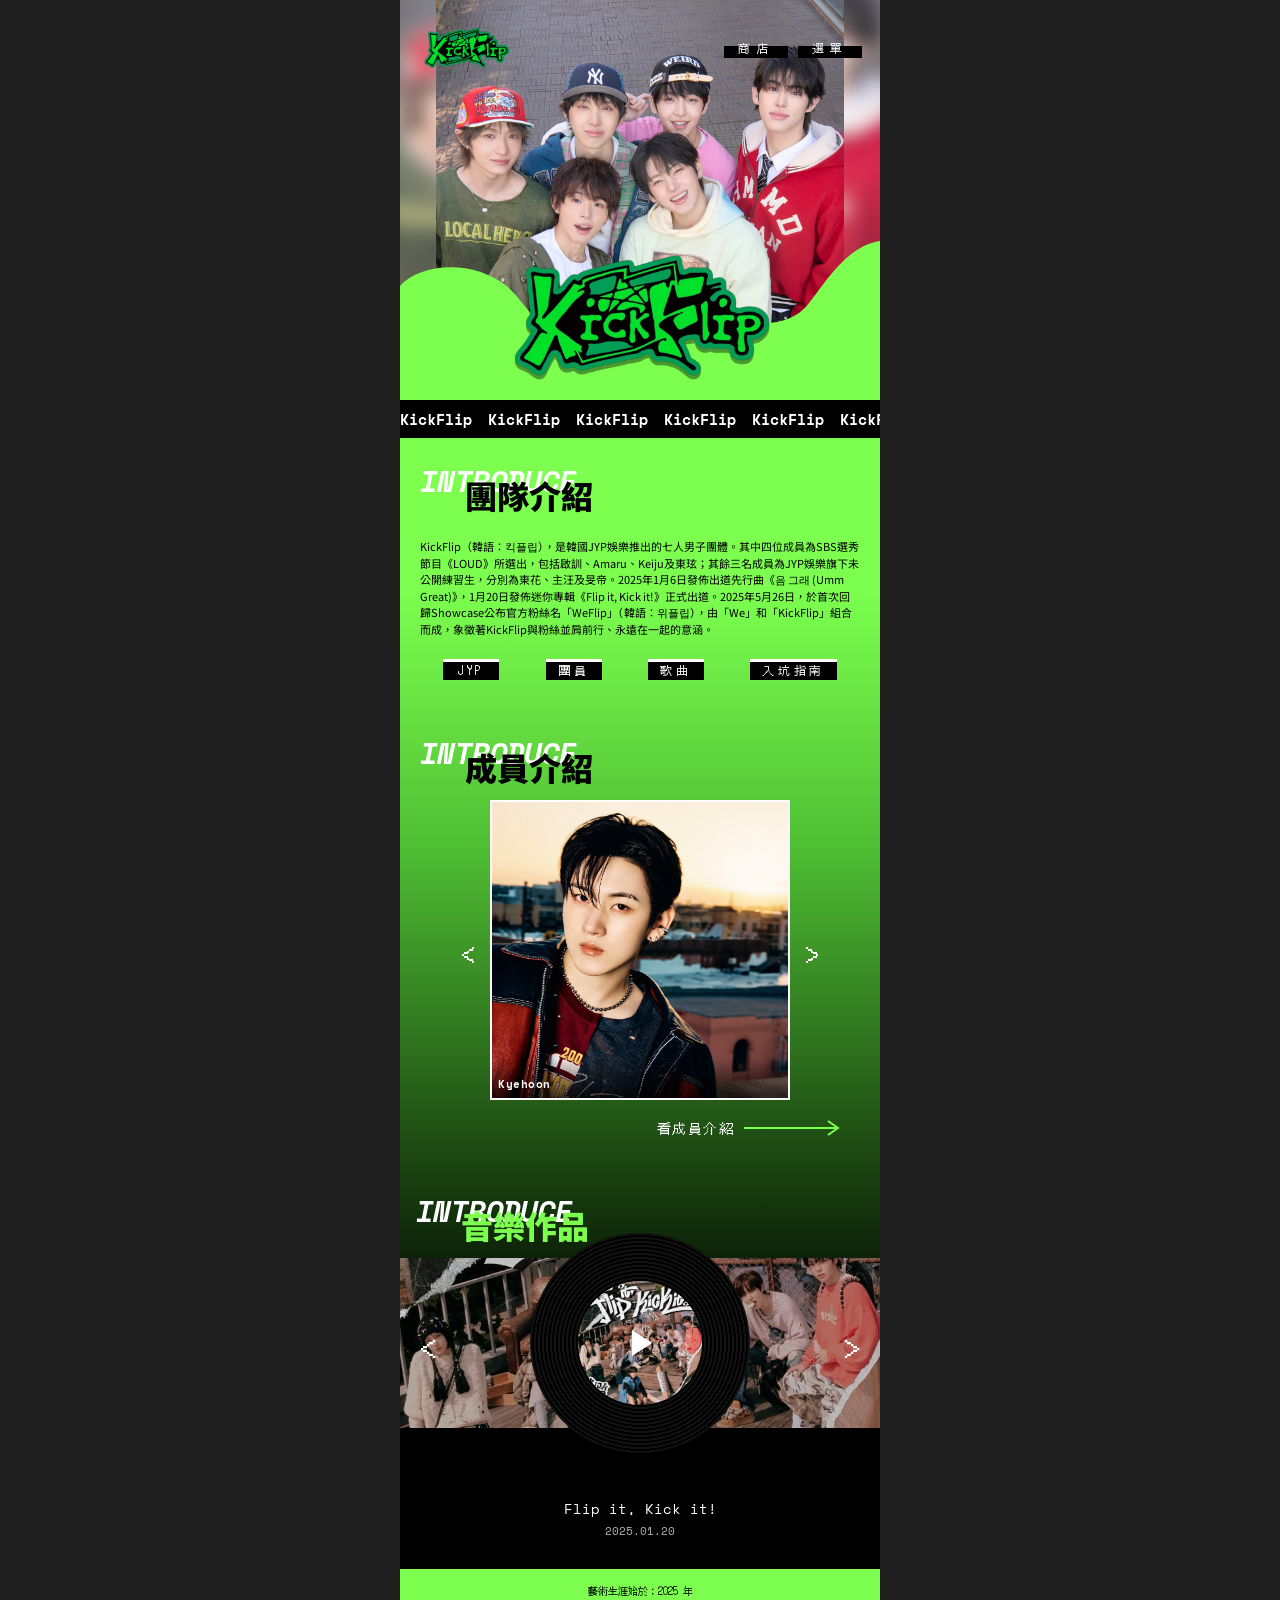
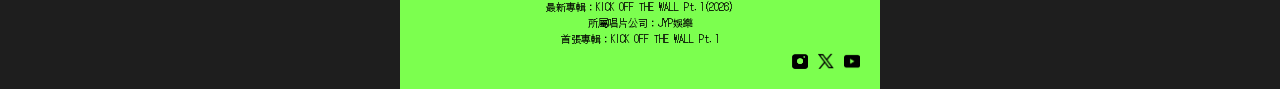
<file: index.html>
<!DOCTYPE html>
<html lang="zh-Hant">
<head>
  <meta charset="UTF-8">
  <meta name="viewport" content="width=device-width, initial-scale=1.0">
  <title>KickFlip</title>
  <link rel="preconnect" href="https://fonts.googleapis.com">
  <link rel="preconnect" href="https://fonts.gstatic.com" crossorigin>
  <link href="https://fonts.googleapis.com/css2?family=DotGothic16&family=Noto+Sans+TC:wght@400;700;900&family=Space+Mono:ital,wght@0,700;1,700&display=swap" rel="stylesheet">
  <link rel="stylesheet" href="style.css">
</head>
<body>
  <div class="page">

    <!-- ===== Header ===== -->
    <header class="header">
      <a href="index.html" class="header__logo"><img src="images/Logo.png" alt="KickFlip logo"></a>
      <nav class="header__nav">
        <a href="https://app.fans/shop/kickflip" class="btn-pixel">商店</a>
        <button class="btn-pixel" data-menu-open>選單</button>
      </nav>
    </header>

    <!-- ===== Hero ===== -->
    <section class="hero">
      <div class="hero__bg"><img src="images/hero.JPG" alt=""></div>
      <img class="hero__photo" src="images/hero.JPG" alt="KickFlip 團體照">
      <svg class="hero__blob" viewBox="0 0 360 120" preserveAspectRatio="none" aria-hidden="true">
      <path d="M0,45 C15,22 55,18 80,45 C95,62 105,95 125,95 C150,80 200,78 250,82 C280,85 295,80 305,65 C320,40 335,5 360,0 L360,120 L0,120 Z"/>
      </svg>
      <img class="hero__logo" src="images/Logo.png" alt="">
    </section>

    <!-- ===== Marquee ===== -->
    <div class="marquee"><div class="marquee__track">KickFlip</div></div>

    <!-- ===== 團隊介紹 ===== -->
    <section class="section" id="about">
      <h2 class="section-title">
        <span class="section-title__en">INTRODUCE</span>
        <span class="section-title__zh">團隊介紹</span>
      </h2>
      <p class="about__text">
        KickFlip（韓語：킥플립），是韓國JYP娛樂推出的七人男子團體。其中四位成員為SBS選秀節目《LOUD》所選出，包括啟訓、Amaru、Keiju及東玹；其餘三名成員為JYP娛樂旗下未公開練習生，分別為東花、主汪及旻帝。2025年1月6日發佈出道先行曲《음 그래 (Umm Great)》，1月20日發佈迷你專輯《Flip it, Kick it!》正式出道。2025年5月26日，於首次回歸Showcase公布官方粉絲名「WeFlip」（韓語：위플립），由「We」和「KickFlip」組合而成，象徵著KickFlip與粉絲並肩前行、永遠在一起的意涵。
      </p>
      <div class="about__links">
        <button class="btn-pixel" data-video="https://www.youtube.com/shorts/KgsZQ49J2sc">JYP</button>
        <a href="members.html" class="btn-pixel">團員</a>
        <a href="music.html" class="btn-pixel">歌曲</a>
        <a href="guide.html" class="btn-pixel">入坑指南</a>
      </div>
    </section>

    <!-- ===== 成員介紹 ===== -->
    <section class="section section--members" id="members">
      <h2 class="section-title">
        <span class="section-title__en">INTRODUCE</span>
        <span class="section-title__zh">成員介紹</span>
      </h2>

      <div class="member-slider">
        <button class="member-slider__arrow member-slider__arrow--prev" aria-label="上一位">&lt;</button>
        <div class="member-row"></div>
        <button class="member-slider__arrow member-slider__arrow--next" aria-label="下一位">&gt;</button>
      </div>

      <a href="members.html" class="arrow-link arrow-link--label">
        <span>看成員介紹</span>
        <svg viewBox="0 0 100 20"><path d="M0 10 H92 M84 3 L94 10 L84 17"/></svg>
      </a>
    </section>

    <!-- ===== 音樂作品 ===== -->
    <section class="section section--music" id="music">
      <h2 class="section-title section-title--light">
        <span class="section-title__en">INTRODUCE</span>
        <span class="section-title__zh">音樂作品</span>
      </h2>

      <div class="music">
        <img class="music__bg" src="" alt="">
        <button class="music__arrow music__arrow--prev" aria-label="上一首">&lt;</button>

        <div class="vinyl">
          <div class="vinyl__disc">
            <img class="vinyl__cover" src="" alt="專輯封面">
          </div>
          <button class="vinyl__play" aria-label="播放">
            <span class="icon-play"></span>
          </button>
        </div>

        <button class="music__arrow music__arrow--next" aria-label="下一首">&gt;</button>
      </div>
      <p class="music__title"></p>
      <audio class="music__audio"></audio>
    </section>

    <!-- ===== Footer ===== -->
    <footer class="footer" id="footer">
      <ul class="footer__info">
        <li>藝術生涯始於：2025 年</li>
        <li>最新專輯：KICK OFF THE WALL Pt.1(2026)</li>
        <li>所屬唱片公司：JYP娛樂</li>
        <li>首張專輯：KICK OFF THE WALL Pt.1</li>
      </ul>
      <div class="footer__social">
        <a href="https://www.instagram.com/kickflip_jype/" aria-label="Instagram"><img src="images/icon/ig.png" alt=""></a>
        <a href="https://x.com/kickflip_jype" aria-label="X"><img src="images/icon/x.png" alt=""></a>
        <a href="https://www.youtube.com/@kickflip_jype/videos" aria-label="YouTube"><img src="images/icon/yt.png" alt=""></a>
      </div>
    </footer>
  </div>

    <!-- ===== 其他選單 ===== -->
  <div class="menu" aria-hidden="true">
    <button class="menu__close arrow-link" data-menu-close aria-label="關閉選單">
      <svg viewBox="0 0 100 20"><path d="M0 10 H92 M84 3 L94 10 L84 17"/></svg>
    </button>
    <nav class="menu__list">
      <a href="members.html">團員</a>
      <a href="music.html">音樂作品</a>
      <a href="guide.html">入坑指南</a>
      <a href="https://kickflip.jype.com/gallery" target="_blank">美術照</a>
    </nav>
  </div>

  <!-- ===== 影片彈出視窗 ===== -->
  <div class="video-modal" aria-hidden="true">
    <div class="video-modal__box">
      <button class="video-modal__close" aria-label="關閉影片">✕</button>
      <div class="video-modal__frame"></div>
    </div>
  </div>

  <script src="script.js"></script>
</body>
</html>
</file>
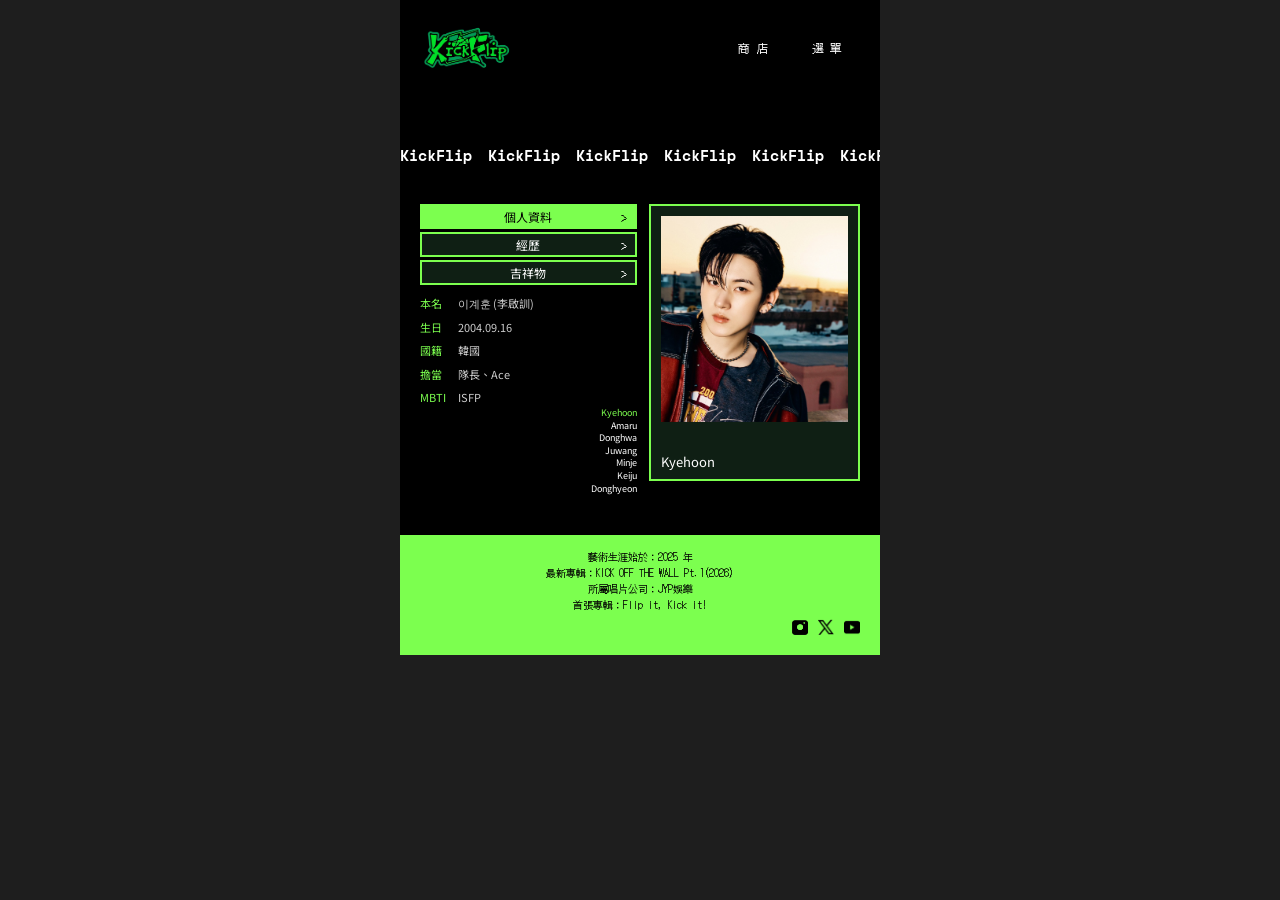
<file: members.html>
<!DOCTYPE html>
<html lang="zh-Hant">
<head>
  <meta charset="UTF-8">
  <meta name="viewport" content="width=device-width, initial-scale=1.0">
  <title>KickFlip｜成員</title>
  <link rel="preconnect" href="https://fonts.googleapis.com">
  <link rel="preconnect" href="https://fonts.gstatic.com" crossorigin>
  <link href="https://fonts.googleapis.com/css2?family=DotGothic16&family=Noto+Sans+TC:wght@400;700;900&family=Space+Mono:ital,wght@0,700;1,700&display=swap" rel="stylesheet">
  <link rel="stylesheet" href="style.css">
  <link rel="stylesheet" href="members.css">
</head>
<body class="body--dark">
  <div class="page page--dark">

    <header class="header">
      <a href="index.html" class="header__logo"><img src="images/Logo.png" alt="KickFlip logo"></a>
      <nav class="header__nav">
        <a href="https://app.fans/shop/kickflip" target="_blank" class="btn-pixel btn-pixel--ghost">商店</a>
        <button class="btn-pixel btn-pixel--ghost" data-menu-open>選單</button>
      </nav>
    </header>

    <div class="marquee marquee--dark"><div class="marquee__track">KickFlip</div></div>

    <main class="profile">
      <!-- 左側 -->
      <div class="profile__side">
        <div class="profile__tabs">
          <button class="tab is-active" data-tab="info">個人資料 <span>&gt;</span></button>
          <button class="tab" data-tab="career">經歷 <span>&gt;</span></button>
          <button class="tab" data-tab="mascot">吉祥物 <span>&gt;</span></button>
        </div>
        <div class="profile__panel"></div>
        <ul class="profile__names"></ul>
      </div>

      <!-- 右側角色卡 -->
      <div class="card">
        <img class="card__photo" src="" alt="">
        <p class="card__name"></p>
      </div>
    </main>

    <footer class="footer">
      <ul class="footer__info">
        <li>藝術生涯始於：2025 年</li>
        <li>最新專輯：KICK OFF THE WALL Pt.1(2026)</li>
        <li>所屬唱片公司：JYP娛樂</li>
        <li>首張專輯：Flip it, Kick it!</li>
      </ul>
      <div class="footer__social">
        <a href="https://www.instagram.com/kickflip_jype/" target="_blank" aria-label="Instagram"><img src="images/icon/ig.png" alt=""></a>
        <a href="https://x.com/kickflip_jype" target="_blank" aria-label="X"><img src="images/icon/x.png" alt=""></a>
        <a href="https://www.youtube.com/@kickflip_jype/videos" target="_blank" aria-label="YouTube"><img src="images/icon/yt.png" alt=""></a>
      </div>
    </footer>
  </div>

  <div class="menu" aria-hidden="true">
    <button class="menu__close arrow-link" data-menu-close aria-label="關閉選單">
      <svg viewBox="0 0 100 20"><path d="M0 10 H92 M84 3 L94 10 L84 17"/></svg>
    </button>
    <nav class="menu__list">
      <a href="members.html">團員</a>
      <a href="music.html">音樂作品</a>
      <a href="guide.html">入坑指南</a>
      <a href="https://kickflip.jype.com/gallery" target="_blank">美術照</a>
    </nav>
  </div>

  <script src="script.js"></script>
  <script src="members.js"></script>
</body>
</html>
</file>
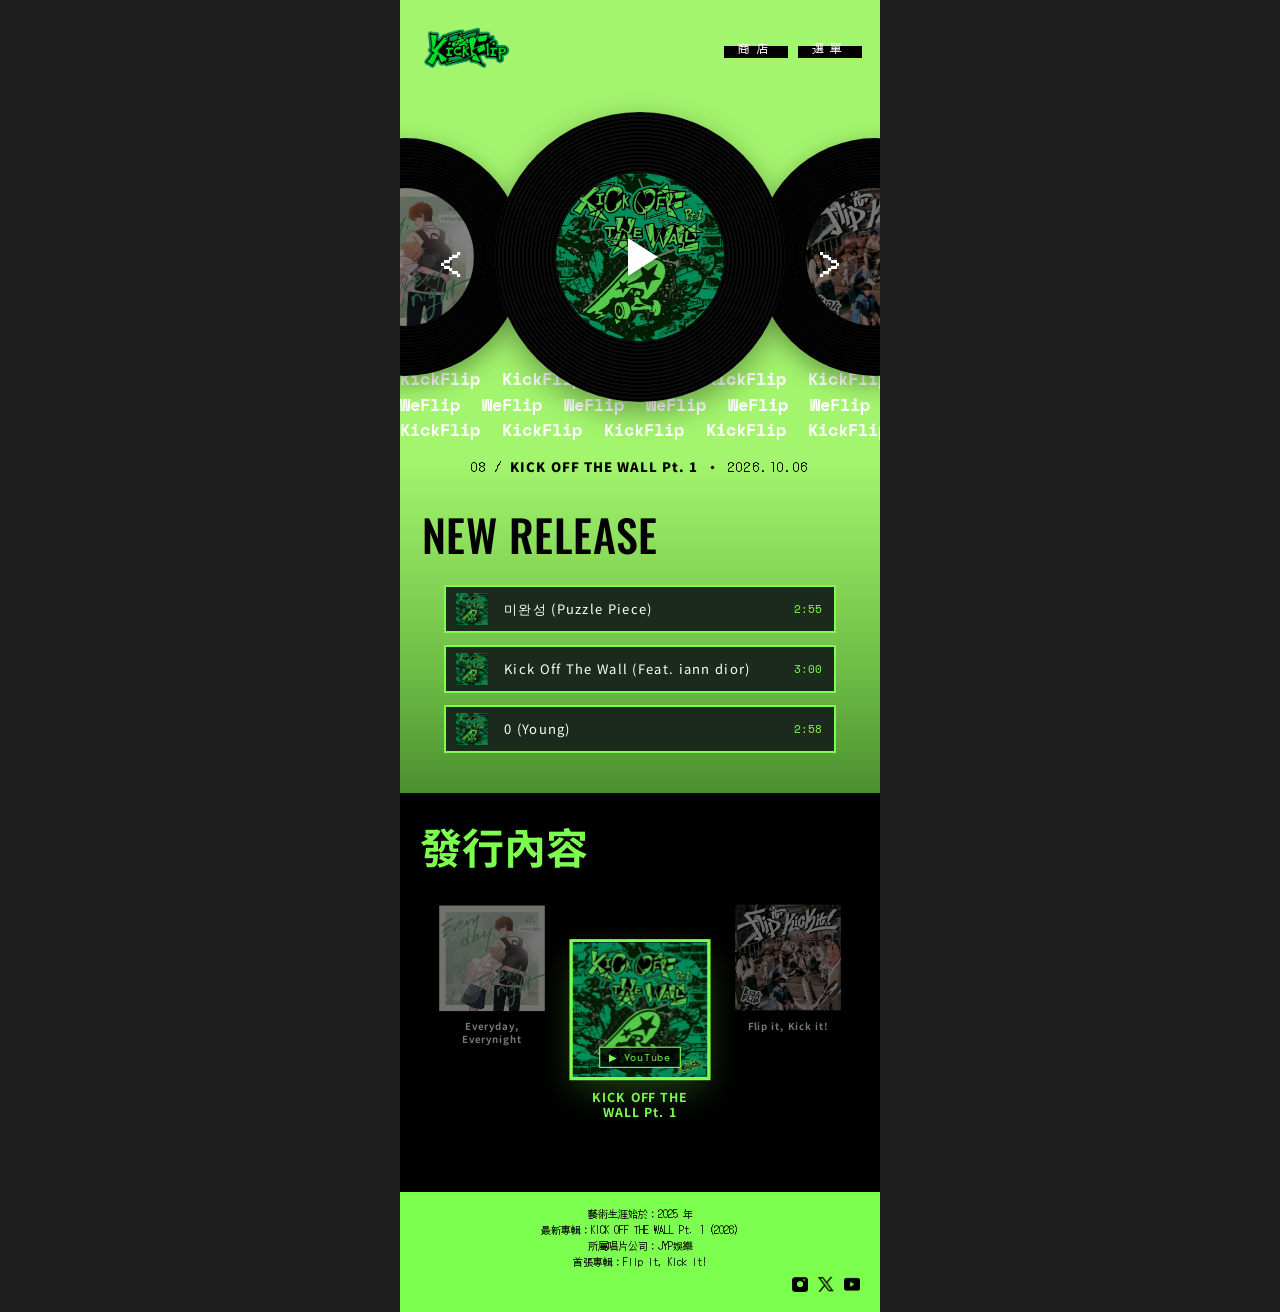
<file: music.html>
<!DOCTYPE html>
<html lang="zh-Hant">
<head>
  <meta charset="UTF-8">
  <meta name="viewport" content="width=device-width, initial-scale=1.0">
  <title>KickFlip｜音樂作品</title>
  <link rel="preconnect" href="https://fonts.googleapis.com">
  <link rel="preconnect" href="https://fonts.gstatic.com" crossorigin>
  <link href="https://fonts.googleapis.com/css2?family=DotGothic16&family=Noto+Sans+TC:wght@400;700;900&family=Oswald:wght@500&family=Space+Mono:ital,wght@0,700;1,700&display=swap" rel="stylesheet">
  <link rel="stylesheet" href="style.css">
  <link rel="stylesheet" href="music.css">
</head>
<body>
  <div class="page page--music">

    <!-- ===== 上半部：綠色區 ===== -->
    <div class="music-top">
      <header class="header">
        <a href="index.html" class="header__logo"><img src="images/Logo.png" alt="KickFlip logo"></a>
        <nav class="header__nav">
          <a href="https://kickflip.jype.com" target="_blank" class="btn-pixel">商店</a>
          <button class="btn-pixel" data-menu-open>選單</button>
        </nav>
      </header>

      <!-- 黑膠輪播：唱片由 music.js 產生 -->
      <section class="disc-stage" aria-label="專輯輪播">
        <div class="disc-track"></div>
        <button class="disc-play" aria-label="播放"><span class="disc-play__icon"></span></button>
        <button class="disc-arrow disc-arrow--prev" aria-label="上一張">&lt;</button>
        <button class="disc-arrow disc-arrow--next" aria-label="下一張">&gt;</button>
        <audio class="disc-audio"></audio>
      </section>

      <!-- 三排跑馬燈 -->
      <div class="mq-rows" aria-hidden="true">
        <div class="mq"><div class="marquee__track">KickFlip</div></div>
        <div class="mq mq--reverse"><div class="marquee__track">WeFlip</div></div>
        <div class="mq"><div class="marquee__track">KickFlip</div></div>
      </div>

      <p class="disc-caption"></p>

      <!-- NEW RELEASE -->
      <section class="new">
        <h2 class="new__title">NEW RELEASE</h2>
        <ul class="tracks"></ul>
      </section>
    </div>

    <!-- ===== 發行內容：黑色區 ===== -->
    <section class="release">
      <h2 class="release__title">發行內容</h2>
      <div class="release__row"></div>
    </section>

    <!-- ===== Footer ===== -->
    <footer class="footer">
      <ul class="footer__info">
        <li>藝術生涯始於：2025 年</li>
        <li>最新專輯：KICK OFF THE WALL Pt. 1 (2026)</li>
        <li>所屬唱片公司：JYP娛樂</li>
        <li>首張專輯：Flip it, Kick it!</li>
      </ul>
      <div class="footer__social">
        <a href="https://www.instagram.com/kickflip_jype/" target="_blank" aria-label="Instagram"><img src="images/icon/ig.png" alt=""></a>
        <a href="https://x.com/kickflip_jype" target="_blank" aria-label="X"><img src="images/icon/x.png" alt=""></a>
        <a href="https://www.youtube.com/@kickflip_jype" target="_blank" aria-label="YouTube"><img src="images/icon/yt.png" alt=""></a>
      </div>
    </footer>
  </div>

  <!-- ===== 其他選單 ===== -->
  <div class="menu" aria-hidden="true">
    <button class="menu__close arrow-link" data-menu-close aria-label="關閉選單">
      <svg viewBox="0 0 100 20"><path d="M0 10 H92 M84 3 L94 10 L84 17"/></svg>
    </button>
    <nav class="menu__list">
      <a href="members.html">團員</a>
      <a href="music.html">音樂作品</a>
      <a href="guide.html">入坑指南</a>
      <a href="https://kickflip.jype.com" target="_blank">官網・美術照</a>
    </nav>
  </div>

  <script src="script.js"></script>
  <script src="music.js"></script>
</body>
</html>
</file>
<file: style.css>
/* =========================================
   KickFlip 期中作業 — style.css
   ========================================= */

:root {
  --green: #7cff4f;
  --green-mid: #4fbf34;
  --green-dark: #1d4a12;
  --black: #000;
  --white: #fff;
  --card-bg: #0f1f14;

  --font-zh: "Noto Sans TC", sans-serif;
  --font-mono: "Space Mono", monospace;
  --font-pixel: "DotGothic16", "Noto Sans TC", sans-serif;

  --page-w: 480px;   /* 手機版寬度，桌機會置中 */
}

* { margin: 0; padding: 0; box-sizing: border-box; }
img { display: block; max-width: 100%; }
a { color: inherit; text-decoration: none; }
button { font: inherit; cursor: pointer; border: none; background: none; color: inherit; }
ul { list-style: none; }

body {
  font-family: var(--font-zh);
  background: #1e1e1e;
  color: var(--black);
}

.page {
  max-width: var(--page-w);
  margin: 0 auto;
  overflow: hidden;
  /* 綠 → 深綠 → 黑 的漸層背景 */
  background: linear-gradient(
    to bottom,
    var(--green) 0%,
    var(--green) 35%,
    var(--green-mid) 50%,
    var(--green-dark) 68%,
    var(--black) 80%
  );
}
.page--dark { background: var(--black); color: var(--white); }

/* ---------- 像素按鈕 ---------- */
.btn-pixel {
  display: inline-block;
  min-width: 56px;
  padding: 2px 12px;
  background: var(--black);
  color: var(--white);
  font-family: var(--font-pixel);
  font-size: 12px;
  letter-spacing: .3em;
  text-align: center;
  box-shadow: 0 3px 0 var(--white) inset;  /* 上方白線，類似設計稿 */
  transition: transform .15s, background .15s;
}
.btn-pixel:hover { transform: translateY(-2px); background: #222; }
.btn-pixel--ghost { background: transparent; box-shadow: none; }

/* ---------- Header ---------- */
.header {
  position: absolute;
  z-index: 10;
  width: 100%;
  max-width: var(--page-w);
  display: flex;
  justify-content: space-between;
  align-items: center;
  padding: 0 18px;
}
.page--dark .header { position: relative; }
.header__logo img { height: 96px; }
.header__nav { display: flex; gap: 10px; }

/* ---------- Hero ---------- */
.hero { position: relative; height: 360px; }

/* 背景：同一張照片，模糊 + 白霧 */
.hero__bg {
  position: absolute;
  inset: 0;
  overflow: hidden;           /* 模糊邊緣不會溢出去 */
}
.hero__bg img {
  width: 100%;
  height: 100%;
  object-fit: cover;
  filter: blur(8px);          /* 模糊程度 */
  transform: scale(1.1);
}
.hero__bg::after {
  content: "";
  position: absolute;
  inset: 0;
  background: rgba(255, 255, 255, 0.103);   /* 白霧深淺 */
}

/* 中間清楚的照片 */
.hero__photo {
  position: relative;
  z-index: 1;
  width: 85%;                 /* 中間照片寬度 */
  height: 100%;
  margin: 0 auto;
  object-fit: cover;
  object-position: center top;
}

.hero__blob {
  position: absolute;
  bottom: -1px; left: 0;
  width: 100%; height: 120px;
  fill: var(--green);
  z-index: 2;
}
.hero__logo {
  position: absolute;
  left: 50%; bottom: -100px;    /* ← 改回你之前調的數字 */
  transform: translateX(-50%);
  width: 60%;
  filter: drop-shadow(0 4px 0 rgba(0,0,0,.4));
  z-index: 3;
}

/* ---------- 跑馬燈 ---------- */
.marquee {
  overflow: hidden;
  white-space: nowrap;
  padding: 8px 0;
  margin-top: 40px;
  background: #000; 
  font-family: var(--font-mono);
  font-weight: 700;
  font-size: 15px;
  color: var(--white);
}
.marquee__track {
  display: inline-block;
  animation: marquee 12s linear infinite;
}
.marquee__track span { margin-right: 16px; }
@keyframes marquee {
  from { transform: translateX(0); }
  to   { transform: translateX(-50%); }
}

/* ---------- 段落標題 (英文斜體疊中文) ---------- */
.section { padding: 20px 20px 30px; }
.section-title {
  position: relative;
  height: 60px;
  margin-bottom: 10px;
}
.section-title__en {
  position: absolute;
  top: 0; left: 0;
  font-family: var(--font-mono);
  font-style: italic;
  font-size: 30px;
  color: var(--white);
  letter-spacing: -.02em;
}
.section-title__zh {
  position: absolute;
  top: 14px; left: 45px;
  font-size: 32px;
  font-weight: 900;
  color: var(--black);
}
.section-title--light .section-title__zh { color: var(--green); }

/* ---------- 團隊介紹 ---------- */
.about__text { font-size: 11px; line-height: 1.5; margin-top: 20px; margin-bottom: 22px; }
.about__links { display: flex; justify-content: space-around; }

/* ---------- 成員介紹 ---------- */
.member-slider {
  display: flex;
  align-items: center;
  justify-content: center;
  gap: 10px;
  padding: 0 8px;
  margin-top: 10px;
}
.member-slider__arrow {
  flex: 0 0 24px;
  font-family: var(--font-pixel);
  font-size: 28px;
  color: var(--white);
  transition: opacity .2s, transform .15s;
}
.member-slider__arrow:hover { transform: scale(1.2); }
/*.member-slider__arrow:disabled { opacity: .3; cursor: default; transform: none; }*/

.member-row {
  flex: 0 1 300px;           /* 照片框最寬 300px，手機變窄會自動縮小 */
  overflow: hidden;
}

.member-track {
  display: flex;
  gap: 12px;
}

.member-thumb {
  position: relative;
  flex: 0 0 100%;            /* 一次只顯示一張 */
  aspect-ratio: 1 / 1;       /* 正方形 */
  overflow: hidden;
  border: 2px solid var(--white);
  transition: border-color .2s;
}
.member-thumb img { width: 100%; height: 100%; object-fit: cover; transition: transform .3s; }
.member-thumb:hover { border-color: var(--white); }
.member-thumb:hover img { transform: scale(1.08); }

/* 綠色箭頭 */
.arrow-link {
  display: block;
  width: 100px;
  margin: 18px 16px 0 auto;
}
.arrow-link svg { width: 100%; fill: none; stroke: var(--green); stroke-width: 2; }
.arrow-link:hover svg { transform: translateX(6px); transition: transform .2s; }

.arrow-link--label {
  display: flex;
  align-items: center;
  gap: 10px;
  width: fit-content;          /* 寬度跟著內容，不會整條都能點 */
  margin: 18px 16px 0 auto;    /* auto 讓它靠右 */
  font-family: var(--font-pixel);
  font-size: 14px;
  letter-spacing: .1em;
  color: var(--white);
  transition: color .2s;
}
.arrow-link--label svg {
  width: 100px;
  fill: none;
  stroke: var(--green);
  stroke-width: 2;
}
.arrow-link--label:hover { color: var(--green); }

/* ---------- 音樂作品 ---------- */
.section--music { padding: 20px 0 30px; }
.section--music .section-title { margin-left: 16px; }
.music__date {
  display: block;
  margin-top: 4px;
  font-size: 11px;
  opacity: .7;
}
.music {
  position: relative;
  height: 170px;
  display: flex;
  align-items: center;
  justify-content: space-between;
  padding: 0 20px;
}
.music__bg {
  position: absolute; inset: 0;
  width: 100%; height: 100%;
  object-fit: cover;
  filter: brightness(.8);
}
.music__arrow {
  position: relative; z-index: 2;
  font-family: var(--font-pixel);
  font-size: 32px;
  color: var(--white);
}
.vinyl {
  position: relative; z-index: 2;
  width: 220px; height: 220px;
}
.vinyl__disc {
  width: 100%; height: 100%;
  border-radius: 50%;
  background: repeating-radial-gradient(circle, #111 0 2px, #000 2px 4px);
  display: grid; place-items: center;
}
.vinyl.is-playing .vinyl__disc { animation: spin 4s linear infinite; }
@keyframes spin { to { transform: rotate(360deg); } }
.vinyl__cover {
  width: 56%; height: 56%;
  border-radius: 50%;
  object-fit: cover;
}
.vinyl__play {
  position: absolute;
  top: 50%; left: 50%;
  transform: translate(-50%, -50%);
  width: 48px; height: 48px;
  display: grid; place-items: center;
}
.icon-play {
  width: 0; height: 0;
  border-left: 20px solid var(--white);
  border-top: 13px solid transparent;
  border-bottom: 13px solid transparent;
  margin-left: 4px;
}
.vinyl.is-playing .icon-play {
  width: 18px; height: 24px; margin: 0;
  border: none;
  border-left: 6px solid var(--white);
  border-right: 6px solid var(--white);
}
.music__title {
  margin-top: 70px;
  text-align: center;
  color: var(--white);
  font-family: var(--font-mono);
  font-size: 14px;
}

/* ---------- Footer ---------- */
.footer {
  position: relative;
  background: var(--green);
  padding: 14px 20px 20px;
  text-align: center;
  font-family: var(--font-pixel);
  font-size: 10px;
  line-height: 1.6;
  color: var(--black);
}
.footer__social {
  display: flex;
  justify-content: flex-end;
  gap: 10px;
  margin-top: 6px;
}
.footer__social img { width: 16px; height: 16px; }

/* ---------- 其他選單 (全螢幕) ---------- */
.menu {
  position: fixed; inset: 0;
  z-index: 100;
  background: var(--black);
  color: var(--white);
  display: flex;
  flex-direction: column;
  opacity: 0;
  pointer-events: none;
  transform: translateX(100%);
  transition: opacity .3s, transform .3s;
}
.menu.is-open { opacity: 1; pointer-events: auto; transform: translateX(0); }
.menu__close {
  position: relative;
  z-index: 1;
  margin: 30px 24px 0 auto;
}
.menu__list {
  flex: 1;
  display: flex;
  flex-direction: column;
  align-items: center;
  justify-content: center;
  gap: 36px;
  font-size: 22px;
  font-weight: 700;
  
}
.menu__list a { transition: color .2s; }
.menu__list a:hover { color: var(--green); }

/* ---------- Header 按鈕（各頁共用） ---------- */
.header .btn-pixel {
  box-shadow: none;
  background: linear-gradient(to bottom, transparent 35%, #000 35%);
  padding: 0 14px 2px;
  letter-spacing: .5em;
}
.header .btn-pixel:hover { background: linear-gradient(to bottom, transparent 35%, #222 35%); }

/* ---------- 影片彈出視窗 ---------- */
.video-modal {
  position: fixed;
  inset: 0;
  z-index: 200;
  display: grid;
  place-items: center;
  padding: 16px;
  background: rgba(0, 0, 0, .85);
  opacity: 0;
  pointer-events: none;
  transition: opacity .3s;
}
.video-modal.is-open { opacity: 1; pointer-events: auto; }
.video-modal__box {
  position: relative;
  width: min(100%, 720px);
  transform: scale(.92);
  transition: transform .3s;
}
.video-modal.is-open .video-modal__box { transform: none; }
.video-modal__frame {
  aspect-ratio: 16 / 9;
  background: #000;
  border: 2px solid var(--green);
}
.video-modal__frame iframe { width: 100%; height: 100%; border: 0; display: block; }
.video-modal__close {
  position: absolute;
  top: -40px;
  right: 0;
  font-size: 24px;
  color: var(--green);
  transition: transform .2s;
}
.video-modal__close:hover { transform: rotate(90deg); }
/* 首頁成員照片上的名字 */
.member-thumb__name {
  position: absolute;
  left: 0;
  right: 0;
  bottom: 0;
  padding: 18px 6px 6px;
  background: linear-gradient(to top, rgba(0, 0, 0, .75), transparent);
  font-family: var(--font-mono);
  font-size: 11px;
  font-weight: 700;
  letter-spacing: .05em;
  color: var(--white);
}
</file>
<file: members.css>
/* =========================================
   KickFlip 成員頁 — members.css
   （搭配 style.css 一起使用）
   ========================================= */

/* ---------- 成員頁 ---------- */
.body--dark { background: #1e1e1e; }
.profile {
  display: flex;
  gap: 12px;
  padding: 30px 20px 40px;
  min-height: 300px;
}
.profile__side {
  flex: 1;
  display: flex;
  flex-direction: column;
}
.profile__tabs { display: flex; flex-direction: column; gap: 3px; }
.tab {
  display: flex;
  justify-content: center;
  position: relative;
  padding: 2px 0;
  border: 2px solid var(--green);
  background: var(--card-bg);
  font-size: 12px;
}
.tab span { position: absolute; right: 8px; font-family: var(--font-pixel); }
.tab.is-active, .tab:hover { background: var(--green); color: var(--black); }

.profile__panel {
  margin-top: 10px;
  font-size: 11px;
  line-height: 1.6;
  color: #ccc;
  min-height: 60px;
}
.profile__names {
  margin-top: auto;
  text-align: right;
  font-size: 9px;
  line-height: 1.4;
}
.profile__names li { cursor: pointer; transition: color .2s; }
.profile__names li:hover,
.profile__names li.is-active { color: var(--green); }

.card {
  flex: 0 0 48%;
  align-self: flex-start;      /* 左邊內容變長時，角色卡不會跟著拉長 */
  border: 2px solid var(--green);
  background: var(--card-bg);
  padding: 10px 10px 8px;
  display: flex;
  flex-direction: column;
}
.card__photo {
  width: 100%;
  aspect-ratio: 1 / 1.1;
  object-fit: cover;
  transition: opacity .25s;
}
.card__photo.is-fading { opacity: 0; }
.card__name {
  margin-top: auto;
  padding-top: 30px;
  font-size: 13px;
}

/* ---------- 分頁內容 ---------- */
/* 個人資料、吉祥物：左邊欄位名、右邊內容 */
.panel-info {
  display: grid;
  grid-template-columns: auto 1fr;   /* 左欄依文字寬度，右欄填滿剩下空間 */
  gap: 6px 12px;                     /* 上下間距 6px、左右間距 12px */
}
.panel-info dt {
  color: var(--green);
  white-space: nowrap;               /* 欄位名稱不換行 */
}
.panel-info dd { margin: 0; }

/* 經歷：條列 */
.panel-list li {
  position: relative;
  padding-left: 12px;
}
.panel-list li::before {
  content: "▸";
  position: absolute;
  left: 0;
  color: var(--green);
}
/* 多點的介紹：標題和內容各自占滿整行 */
.panel-info .is-wide { grid-column: 1 / -1; }
.panel-info dt.is-wide { margin-top: 6px; }
.panel-info .panel-list li { margin-bottom: 6px; line-height: 1.6; }
.panel-info .panel-list b { color: var(--green); font-weight: 700; }

/* 吉祥物照片：整張完整顯示，不裁切 */
.card__photo.is-mascot {
  object-fit: contain;
  background: #1a2a1d;
}
</file>
<file: music.css>
/* =========================================
   KickFlip 音樂作品頁 — music.css
   （搭配 style.css 一起使用）
   ========================================= */

.page--music { background: #000; }
.page--music .header { position: relative; }

/* ---------- 上半部綠色漸層 ---------- */
.music-top {
  background: linear-gradient(to bottom, #a3f56d 0%, #a3f56d 58%, #6cbc45 85%, #4c8f2f 100%);
  padding-bottom: 40px;
}

/* ---------- 黑膠輪播 ---------- */
.disc-stage {
  position: relative;
  height: 290px;
  margin-top: 16px;
  z-index: 2;                 /* 蓋在跑馬燈上面 */
}
.disc-track { position: absolute; inset: 0; }

.disc {
  --size: 290px;
  position: absolute;
  top: 0;
  left: 50%;
  width: var(--size);
  height: var(--size);
  margin-left: calc(var(--size) / -2);
  border-radius: 50%;
  cursor: pointer;
  opacity: 0;
  pointer-events: none;
  transform: scale(.5);
  transition: transform .5s ease, opacity .5s ease, filter .5s ease;
}
/* data-off：跟目前專輯的距離（0 = 中間） */
.disc[data-off="0"]  { opacity: 1; pointer-events: auto; transform: none; z-index: 3; }
.disc[data-off="-1"] { opacity: 1; pointer-events: auto; transform: translateX(-235px) scale(.82); filter: brightness(.5); z-index: 2; }
.disc[data-off="1"]  { opacity: 1; pointer-events: auto; transform: translateX(235px)  scale(.82); filter: brightness(.5); z-index: 2; }
.disc[data-off="-2"] { transform: translateX(-420px) scale(.6); }
.disc[data-off="2"]  { transform: translateX(420px)  scale(.6); }
.disc[data-off="-3"] { transform: translateX(-420px) scale(.6); }
.disc[data-off="3"]  { transform: translateX(420px)  scale(.6); }

.disc__vinyl {
  width: 100%;
  height: 100%;
  border-radius: 50%;
  background: repeating-radial-gradient(circle, #0c0c0c 0 2px, #000 2px 4px);
  box-shadow: 0 10px 30px rgba(0, 0, 0, .35);
  display: grid;
  place-items: center;
}
.disc.is-playing .disc__vinyl { animation: spin 4s linear infinite; }   /* spin 定義在 style.css */
.disc__cover {
  width: 58%;
  height: 58%;
  border-radius: 50%;
  object-fit: cover;
}

/* 中間的播放鍵 */
.disc-play {
  position: absolute;
  top: 50%;
  left: 50%;
  transform: translate(-50%, -50%);
  width: 60px;
  height: 60px;
  display: grid;
  place-items: center;
  z-index: 4;
}
.disc-play__icon {
  width: 0;
  height: 0;
  margin-left: 6px;
  border-left: 30px solid var(--white);
  border-top: 19px solid transparent;
  border-bottom: 19px solid transparent;
  filter: drop-shadow(0 2px 4px rgba(0, 0, 0, .4));
}
.disc-stage.is-playing .disc-play__icon {
  width: 26px;
  height: 36px;
  margin: 0;
  border: none;
  border-left: 9px solid var(--white);
  border-right: 9px solid var(--white);
}

/* 左右像素箭頭 */
.disc-arrow {
  position: absolute;
  top: 50%;
  transform: translateY(-50%);
  z-index: 5;
  padding: 10px;
  font-family: var(--font-pixel);
  font-size: 44px;
  line-height: 1;
  color: var(--white);
  transition: transform .15s;
}
.disc-arrow--prev { left: 30px; }
.disc-arrow--next { right: 30px; }
.disc-arrow:hover { transform: translateY(-50%) scale(1.15); }

/* ---------- 三排跑馬燈 ---------- */
.mq-rows {
  position: relative;
  z-index: 1;                 /* 在唱片下面 */
  margin-top: -36px;
}
.mq {
  overflow: hidden;
  white-space: nowrap;
  font-family: var(--font-mono);
  font-weight: 700;
  font-size: 17px;
  line-height: 1.5;
  color: var(--white);
}
.mq .marquee__track { animation-duration: 16s; }
.mq .marquee__track span { margin-right: 22px; }
.mq--reverse .marquee__track { animation-direction: reverse; }
.mq:nth-child(3) .marquee__track { animation-duration: 20s; }

/* 目前專輯的名稱 */
.disc-caption {
  margin-top: 14px;
  text-align: center;
  font-family: var(--font-pixel);
  font-size: 13px;
  letter-spacing: .08em;
  color: var(--black);
}
.disc-caption b { font-family: var(--font-zh); font-weight: 900; }

/* ---------- NEW RELEASE ---------- */
.new { padding: 26px 0 0; }
.new__title {
  margin-left: 22px;
  font-family: "Oswald", var(--font-zh);
  font-weight: 500;
  font-size: 44px;
  letter-spacing: .01em;
  color: var(--black);
}
.tracks {
  margin: 18px 44px 0;
  display: flex;
  flex-direction: column;
  gap: 12px;
}
.track {
  position: relative;
  display: flex;
  align-items: center;
  gap: 16px;
  width: 100%;
  height: 48px;
  padding: 0 12px 0 10px;
  background: #1c2a1e;
  border: 2px solid var(--green);
  color: var(--white);
  text-align: left;
  overflow: hidden;
  transition: background .2s, transform .2s;
}
.track:hover { background: #26452c; transform: translateX(4px); }

/* 播放進度條（下緣） */
.track::after {
  content: "";
  position: absolute;
  left: 0;
  bottom: 0;
  height: 3px;
  width: var(--p, 0%);
  background: var(--green);
  transition: width .25s linear;
}

/* 小圖 + 上面的播放／暫停圖示 */
.track__thumb { position: relative; flex: 0 0 32px; width: 32px; height: 32px; }
.track__thumb img { width: 100%; height: 100%; object-fit: cover; }
.track__icon {
  position: absolute;
  inset: 0;
  display: grid;
  place-items: center;
  background: rgba(0, 0, 0, .5);
  opacity: 0;
  transition: opacity .2s;
}
.track__icon::before {               /* ▶ */
  content: "";
  margin-left: 2px;
  border-left: 10px solid var(--white);
  border-top: 6px solid transparent;
  border-bottom: 6px solid transparent;
}
.track:hover .track__icon,
.track.is-playing .track__icon,
.track.is-paused .track__icon { opacity: 1; }
.track.is-playing .track__icon::before {   /* ❚❚ */
  width: 8px;
  height: 11px;
  margin: 0;
  border: none;
  border-left: 3px solid var(--white);
  border-right: 3px solid var(--white);
}

/* 正在播的那首 */
.track.is-playing,
.track.is-paused { background: #26452c; }
.track.is-playing .track__name,
.track.is-paused .track__name { color: var(--green); }
.track__name {
  flex: 1;
  min-width: 0;
  font-size: 13px;
  letter-spacing: .1em;
  white-space: nowrap;
  overflow: hidden;
  text-overflow: ellipsis;
}
.track__time {
  font-family: var(--font-mono);
  font-size: 11px;
  color: var(--green);
}

/* ---------- 發行內容 ---------- */
.release {
  background: var(--black);
  padding: 22px 0 46px;
}
.release__title {
  margin-left: 20px;
  font-size: 42px;
  font-weight: 700;
  color: var(--green);
}
.release__row {
  position: relative;
  height: 250px;
  margin-top: 20px;
}
.rel-item {
  --w: 120px;
  position: absolute;
  top: 0;
  left: 50%;
  width: var(--w);
  margin-left: calc(var(--w) / -2);
  text-align: center;
  color: var(--white);
  opacity: 0;
  pointer-events: none;
  transition: transform .5s ease, opacity .5s ease;
}
.rel-item img {
  display: block;
  width: var(--w);
  height: var(--w);
  object-fit: cover;
  transition: box-shadow .5s, filter .5s;
}
.rel-item p {
  margin-top: 10px;
  font-size: 11px;
  font-weight: 700;
  letter-spacing: .08em;
  line-height: 1.3;
  transition: color .5s;
}

/* 兩側：在上面、變暗、稍小 */
.rel-item[data-off="-1"],
.rel-item[data-off="1"] {
  opacity: 1;
  pointer-events: auto;
}
.rel-item[data-off="-1"] { transform: translateX(-148px) scale(.88); }
.rel-item[data-off="1"]  { transform: translateX(148px)  scale(.88); }
.rel-item[data-off="-1"] img,
.rel-item[data-off="1"] img  { filter: brightness(.45) grayscale(.4); }
.rel-item[data-off="-1"] p,
.rel-item[data-off="1"] p    { color: #777; }

/* 中間：往下錯開、放大、綠框 */
.rel-item[data-off="0"] {
  opacity: 1;
  pointer-events: auto;
  transform: translateY(56px) scale(1.12);
  z-index: 2;
}
.rel-item[data-off="0"] img { box-shadow: 0 0 0 3px var(--green), 0 12px 30px rgba(124, 255, 79, .25); }
.rel-item[data-off="0"] p   { color: var(--green); }

/* 更外面的先藏起來 */
.rel-item[data-off="-2"] { transform: translateX(-300px) scale(.7); }
.rel-item[data-off="2"]  { transform: translateX(300px)  scale(.7); }
.rel-item[data-off="-3"] { transform: translateX(-300px) scale(.7); }
.rel-item[data-off="3"]  { transform: translateX(300px)  scale(.7); }

/* 中間那張：封面上的「▶ YouTube」標籤 */
.rel-item__cover { position: relative; display: block; }
.rel-item__yt {
  position: absolute;
  left: 50%;
  bottom: 8px;
  transform: translateX(-50%);
  padding: 2px 8px;
  background: rgba(0, 0, 0, .8);
  border: 1px solid var(--green);
  font-family: var(--font-mono);
  font-size: 9px;
  white-space: nowrap;
  color: var(--green);
  opacity: 0;
  transition: opacity .3s;
}
.rel-item[data-off="0"] .rel-item__yt { opacity: 1; }
.rel-item[data-off="0"]:hover img { filter: brightness(.8); }
.rel-item[data-off="0"] { cursor: pointer; }

.rel-item[data-off="-1"]:hover img,
.rel-item[data-off="1"]:hover img { filter: brightness(.75); }
</file>
